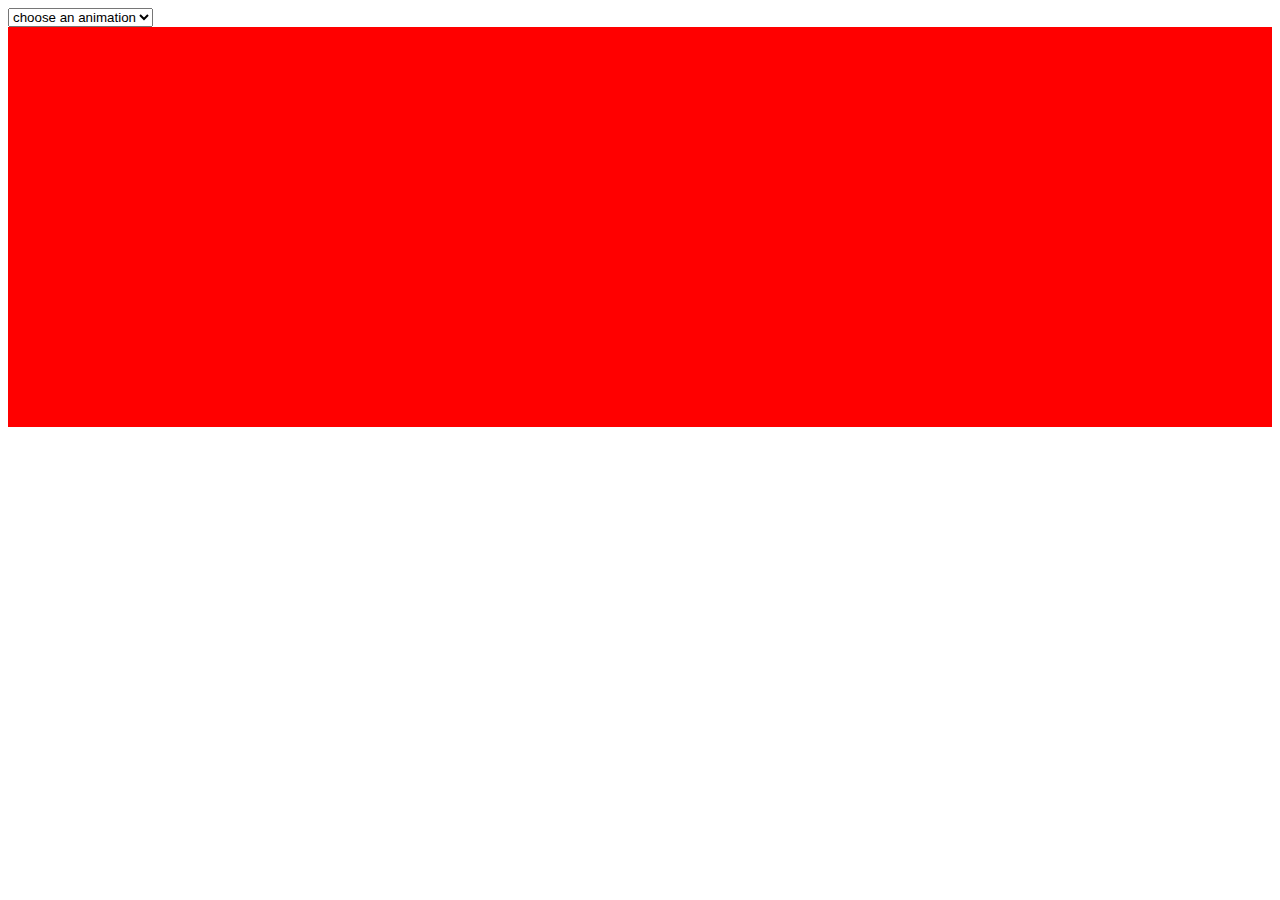
<file: a6/index.html>
<!doctype html>
<html>
<head>
  <link
    rel="stylesheet"
    href="https://cdnjs.cloudflare.com/ajax/libs/animate.css/4.1.1/animate.min.css"
  />
  <script src="https://ajax.googleapis.com/ajax/libs/jquery/3.5.1/jquery.min.js"></script>

  <script>
function addAnimation()
{
  var animationName = $("#anDropdown option:selected").text();
  var animationClass = "animate__animated animate__" + animationName;
  console.log(animationName);
  document.getElementById("box").className="animate__animated animate__" + animationName;
}
  </script>
</head>
<body>

<select id='anDropdown' onchange='addAnimation()'>
  <option disabled selected>choose an animation</option>
  <option>bounce</option>
  <option>flash</option>
  <option>pulse</option>
  <option>rubberBand</option>
  <option>shakeX</option>
  <option>shakeY</option>
  <option>headShake</option>
  <option>swing</option>
  <option>tada</option>
  <option>wobble</option>
  <option>jello</option>
  <option>heartBeat</option>
  <option>backInDown</option>
  <option>backInLeft</option>
  <option>backInRight</option>
  <option>backInUp</option>
  <option>backOutDown</option>
  <option>backOutLeft</option>
  <option>backOutRight</option>
  <option>backOutUp</option>
  <option>bounceIn</option>
  <option>bounceInDown</option>
  <option>bounceInLeft</option>
  <option>bounceInRight</option>
  <option>boundInUp</option>
  <option>bounceOut</option>
  <option>bounceOutDown</option>
  <option>bounceOutLeft</option>
  <option>bounceOutRight</option>
  <option>boundOutUp</option>
</select>
<div id='box' style='width:100%;height: 400px; background:red'>

</div>
</body>
</html>
</file>
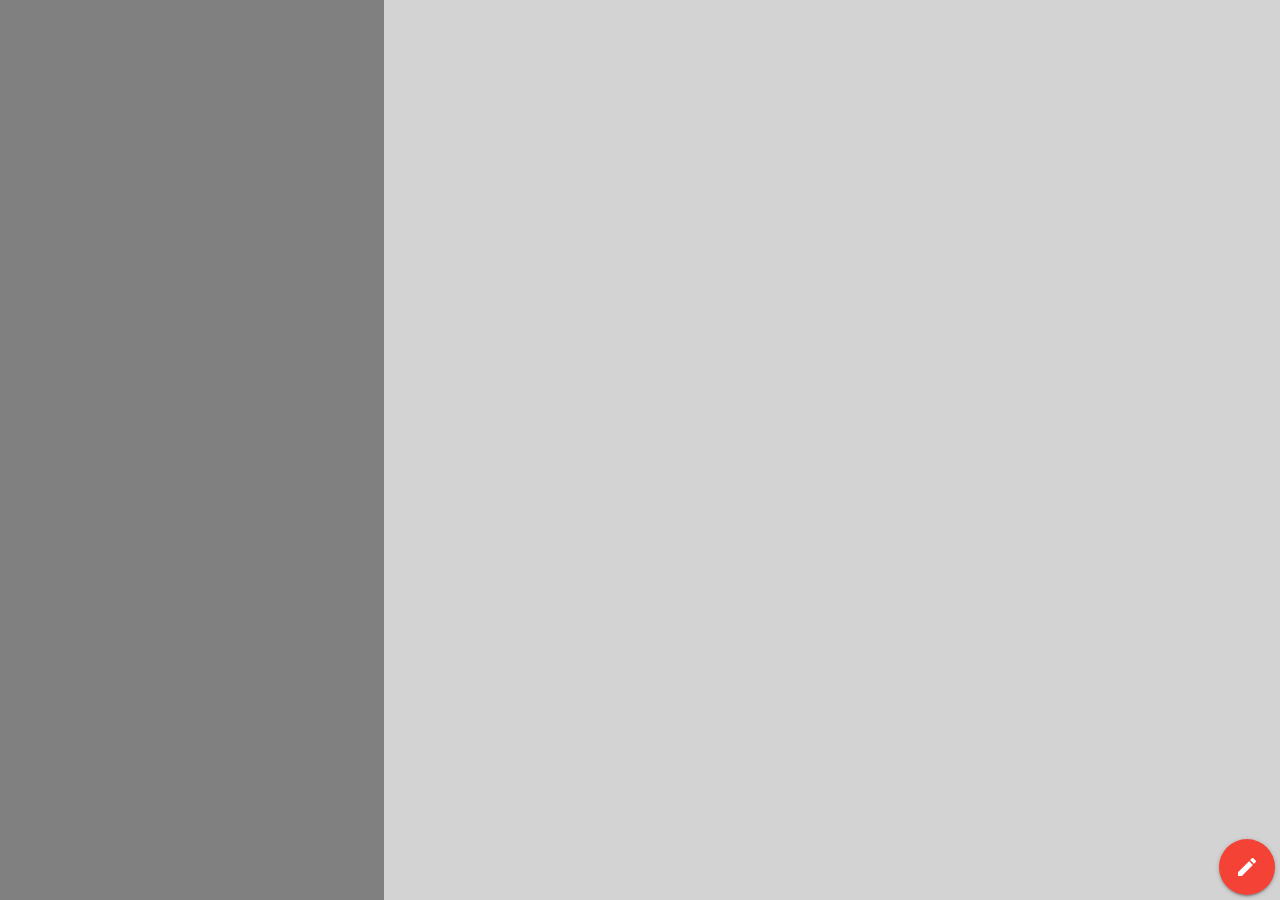
<file: a7/index.html>
<!DOCTYPE html>
  <html>
    <head>
      <!--Import Google Icon Font-->
      <link href="https://fonts.googleapis.com/icon?family=Material+Icons" rel="stylesheet">
      <!--Import materialize.css-->
      <link rel="stylesheet" href="https://cdnjs.cloudflare.com/ajax/libs/materialize/1.0.0/css/materialize.min.css">

      <!--Let browser know website is optimized for mobile-->
      <meta name="viewport" content="width=device-width, initial-scale=1.0"/>
      <script src="https://ajax.googleapis.com/ajax/libs/jquery/3.5.1/jquery.min.js"></script>

      <style>
        iframe.smallClock{
          border:none;
          width: 320px;
          height: 320px;
          transform: scale(.33);
          transform-origin: 0px 0px;
              position: absolute;
    top: 0;
    left: 0;
        }
        #tzList p{
          position: absolute;
          top: 0;
          right: 10px;
          width: calc(100% - 120px);
        }
        #tzList button{
          width: 100%;
          height: 120px;
              position: relative;
        }
        #tzList{
          position:fixed;
          top:0;
          left:0;
          width: 30%;
          height: 100%;
          overflow-x:auto;
          background: gray;
        }
        #details{
          position:fixed;
          top:0;
          right:0;
          width: 70%;
          height: 100%;
          overflow-x:auto;
          background: lightgray;
        }
      </style>
      <script>
        function tzSelected(n){
          var tzs = $("#timezone").val();
          var tzObjs = $('#timezone option:selected');
          //document.getElementById("clock").innerHTML = "<iframe class- 'Clock' src-clock.html#" + tzs[n].toString() + "'></iframe>;

        
        }

        function start(){
         $('.modal').modal();
         $("#timezone").val(JSON.parse(localStorage.getItem("tzs")))
         $('select').formSelect();
         setTimeout("createClocks()", 1000);
        }

        function createClocks(){
          var tzs = $("#timezone").val();
          console.log(tzs);
          localStorage.removeItem("tzs");
          localStorage.setItem("tzs", JSON.stringify(tzs))
          var tzObjs = $('#timezone option:selected');
          console.log(tzs, tzObjs)
          var markup = "";
          for (var i = 0; i < tzs.length; i++){
            console.log(i);
            markup += "<button onclick='tzSelected("+i+")'>"+
                "<iframe class='smallClock' src='clock.html#" + tzs[i].toString() + "'> </iframe>"+
                "<p>" + tzObjs[i].innerHTML + "</p>"+
              "</button>"
          }
          document.getElementById("tzList").innerHTML = markup;
        }
      </script>
    </head>

    <body onload='start()'>

    <div id='tzList'>
    </div>

    <div id='details'>
    </div>

      <!-- Modal Trigger -->
  <a style='position:fixed;bottom:5px;right:5px' class="waves-effect waves-light btn modal-trigger btn-floating btn-large waves-effect waves-light red" href="#modal1"><i class="material-icons">edit</i></a>

  <!-- Modal Structure -->
  <div id="modal1" class="modal">
    <div class="modal-content" style='min-height: 60vh;
    overflow: scroll;'>
      <h4>Choose Timezones</h4>
  <select multiple name="timezone" id="timezone" onchange=''>
    <option disabled > Select multiple timezones </option>
    <option value="-12">(UTC-12:00) International Date Line West</option>
    <option value="-11">(UTC-11:00) Coordinated Universal Time-11</option>
    <option value="-10">(UTC-10:00) Hawaii</option>
    <option value="-8">(UTC-09:00) Alaska</option>
    <option value="-7">(UTC-08:00) Baja California</option>
    <option value="-7">(UTC-07:00) Pacific Time (US &amp; Canada)</option>
    <option value="-8">(UTC-08:00) Pacific Time (US &amp; Canada)</option>
    <option value="-7">(UTC-07:00) Arizona</option>
    <option value="-6">(UTC-07:00) Chihuahua, La Paz, Mazatlan</option>
    <option value="-6">(UTC-07:00) Mountain Time (US &amp; Canada)</option>
    <option value="-6">(UTC-06:00) Central America</option>
    <option value="-5">(UTC-06:00) Central Time (US &amp; Canada)</option>
    <option value="-5">(UTC-06:00) Guadalajara, Mexico City, Monterrey</option>
    <option value="-6">(UTC-06:00) Saskatchewan</option>
    <option value="-5">(UTC-05:00) Bogota, Lima, Quito</option>
    <option value="-4">(UTC-05:00) Eastern Time (US &amp; Canada)</option>
    <option value="-4">(UTC-05:00) Indiana (East)</option>
    <option value="-4.5">(UTC-04:30) Caracas</option>
    <option value="-4">(UTC-04:00) Asuncion</option>
    <option value="-3">(UTC-04:00) Atlantic Time (Canada)</option>
    <option value="-4">(UTC-04:00) Cuiaba</option>
    <option value="-4">(UTC-04:00) Georgetown, La Paz, Manaus, San Juan</option>
    <option value="-4">(UTC-04:00) Santiago</option>
    <option value="-2.5">(UTC-03:30) Newfoundland</option>
    <option value="-3">(UTC-03:00) Brasilia</option>
    <option value="-3">(UTC-03:00) Buenos Aires</option>
    <option value="-3">(UTC-03:00) Cayenne, Fortaleza</option>
    <option value="-3">(UTC-03:00) Greenland</option>
    <option value="-3">(UTC-03:00) Montevideo</option>
    <option value="-3">(UTC-03:00) Salvador</option>
    <option value="-2">(UTC-02:00) Coordinated Universal Time-02</option>
    <option value="-1">(UTC-02:00) Mid-Atlantic - Old</option>
    <option value="0">(UTC-01:00) Azores</option>
    <option value="-1">(UTC-01:00) Cape Verde Is.</option>
    <option value="1">(UTC) Casablanca</option>
    <option value="0">(UTC) Coordinated Universal Time</option>
    <option value="0">(UTC) Edinburgh, London</option>
    <option value="1">(UTC+01:00) Edinburgh, London</option>
    <option value="1">(UTC) Dublin, Lisbon</option>
    <option value="0">(UTC) Monrovia, Reykjavik</option>
    <option value="2">(UTC+01:00) Amsterdam, Berlin, Bern, Rome, Stockholm, Vienna</option>
    <option value="2">(UTC+01:00) Belgrade, Bratislava, Budapest, Ljubljana, Prague</option>
    <option value="2">(UTC+01:00) Brussels, Copenhagen, Madrid, Paris</option>
    <option value="2">(UTC+01:00) Sarajevo, Skopje, Warsaw, Zagreb</option>
    <option value="1">(UTC+01:00) West Central Africa</option>
    <option value="1">(UTC+01:00) Windhoek</option>
    <option value="3">(UTC+02:00) Athens, Bucharest</option>
    <option value="3">(UTC+02:00) Beirut</option>
    <option value="2">(UTC+02:00) Cairo</option>
    <option value="3">(UTC+02:00) Damascus</option>
    <option value="3">(UTC+02:00) E. Europe</option>
    <option value="2">(UTC+02:00) Harare, Pretoria</option>
    <option value="3">(UTC+02:00) Helsinki, Kyiv, Riga, Sofia, Tallinn, Vilnius</option>
    <option value="3">(UTC+03:00) Istanbul</option>
    <option value="3">(UTC+02:00) Jerusalem</option>
    <option value="2">(UTC+02:00) Tripoli</option>
    <option value="3">(UTC+03:00) Amman</option>
    <option value="3">(UTC+03:00) Baghdad</option>
    <option value="3">(UTC+02:00) Kaliningrad</option>
    <option value="3">(UTC+03:00) Kuwait, Riyadh</option>
    <option value="3">(UTC+03:00) Nairobi</option>
    <option value="3">(UTC+03:00) Moscow, St. Petersburg, Volgograd, Minsk</option>
    <option value="4">(UTC+04:00) Samara, Ulyanovsk, Saratov</option>
    <option value="4.5">(UTC+03:30) Tehran</option>
    <option value="4">(UTC+04:00) Abu Dhabi, Muscat</option>
    <option value="5">(UTC+04:00) Baku</option>
    <option value="4">(UTC+04:00) Port Louis</option>
    <option value="4">(UTC+04:00) Tbilisi</option>
    <option value="4">(UTC+04:00) Yerevan</option>
    <option value="4.5">(UTC+04:30) Kabul</option>
    <option value="5">(UTC+05:00) Ashgabat, Tashkent</option>
    <option value="5">(UTC+05:00) Yekaterinburg</option>
    <option value="5">(UTC+05:00) Islamabad, Karachi</option>
    <option value="5.5">(UTC+05:30) Chennai, Kolkata, Mumbai, New Delhi</option>
    <option value="5.5">(UTC+05:30) Sri Jayawardenepura</option>
    <option value="5.75">(UTC+05:45) Kathmandu</option>
    <option value="6">(UTC+06:00) Nur-Sultan (Astana)</option>
    <option value="6">(UTC+06:00) Dhaka</option>
    <option value="6.5">(UTC+06:30) Yangon (Rangoon)</option>
    <option value="7">(UTC+07:00) Bangkok, Hanoi, Jakarta</option>
    <option value="7">(UTC+07:00) Novosibirsk</option>
    <option value="8">(UTC+08:00) Beijing, Chongqing, Hong Kong, Urumqi</option>
    <option value="8">(UTC+08:00) Krasnoyarsk</option>
    <option value="8">(UTC+08:00) Kuala Lumpur, Singapore</option>
    <option value="8">(UTC+08:00) Perth</option>
    <option value="8">(UTC+08:00) Taipei</option>
    <option value="8">(UTC+08:00) Ulaanbaatar</option>
    <option value="8">(UTC+08:00) Irkutsk</option>
    <option value="9">(UTC+09:00) Osaka, Sapporo, Tokyo</option>
    <option value="9">(UTC+09:00) Seoul</option>
    <option value="9.5">(UTC+09:30) Adelaide</option>
    <option value="9.5">(UTC+09:30) Darwin</option>
    <option value="10">(UTC+10:00) Brisbane</option>
    <option value="10">(UTC+10:00) Canberra, Melbourne, Sydney</option>
    <option value="10">(UTC+10:00) Guam, Port Moresby</option>
    <option value="10">(UTC+10:00) Hobart</option>
    <option value="9">(UTC+09:00) Yakutsk</option>
    <option value="11">(UTC+11:00) Solomon Is., New Caledonia</option>
    <option value="11">(UTC+11:00) Vladivostok</option>
    <option value="12">(UTC+12:00) Auckland, Wellington</option>
    <option value="12">(UTC+12:00) Coordinated Universal Time+12</option>
    <option value="12">(UTC+12:00) Fiji</option>
    <option value="12">(UTC+12:00) Magadan</option>
    <option value="13">(UTC+12:00) Petropavlovsk-Kamchatsky - Old</option>
    <option value="13">(UTC+13:00) Nuku'alofa</option>
    <option value="13">(UTC+13:00) Samoa</option>
</select>
    </div>
    <div class="modal-footer">
      <a href="javascript:createClocks()" class="modal-close waves-effect waves-green btn-flat">Done</a>
    </div>
  </div>

      <!--JavaScript at end of body for optimized loading-->
      <script src="https://cdnjs.cloudflare.com/ajax/libs/materialize/1.0.0/js/materialize.min.js"></script>
    </body>
  </html>
</file>
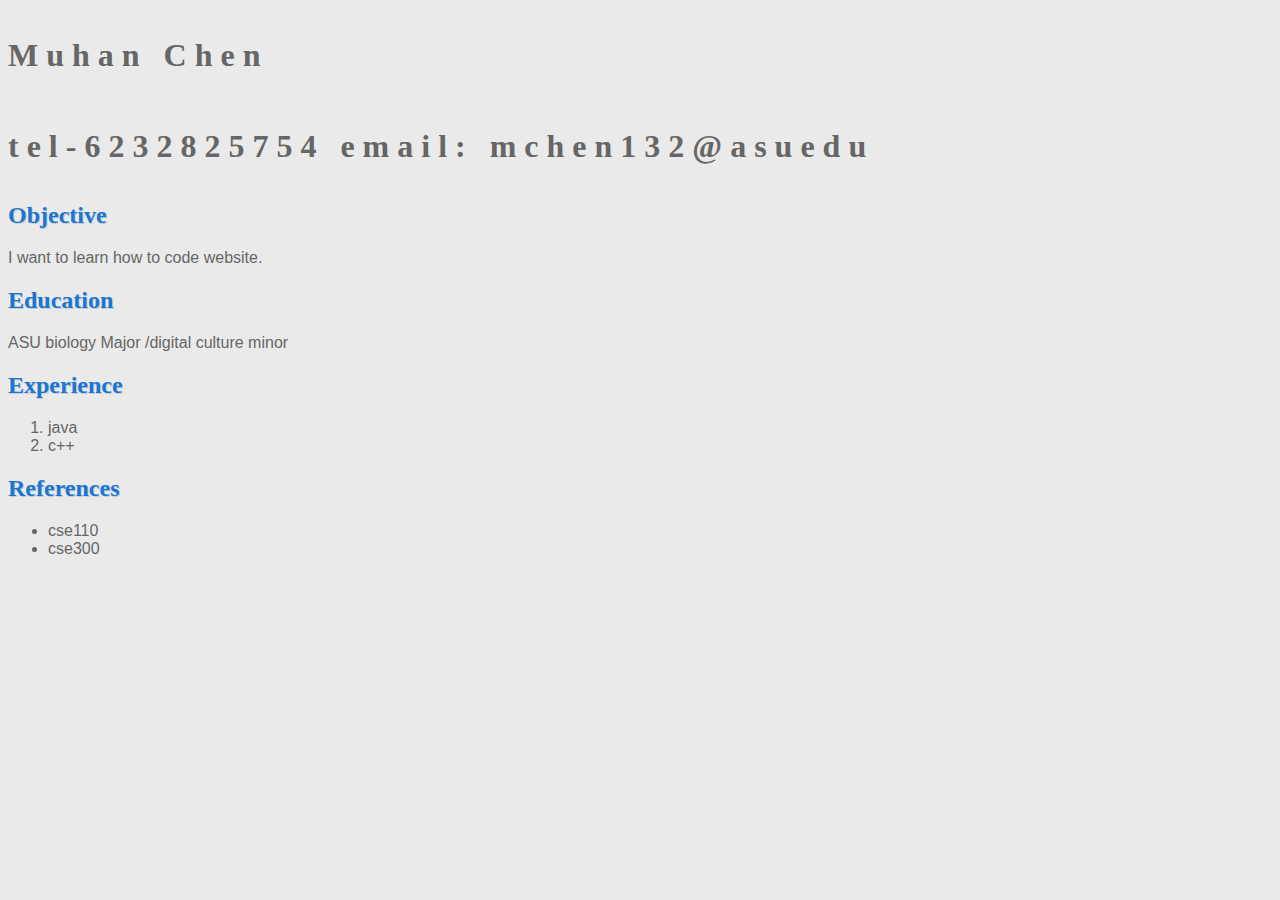
<file: a2.html>
<!DOCTYPE html>
<html>
<head>
</head>
<link rel="stylesheet" href="resume.css">
<body>
    <h1> Muhan Chen </h1>
    <h1>tel-6232825754  email: mchen132@asuedu</h1>

    <h2> Objective </h2>
    <p> I want to learn how to code website. </p>



    <h2> Education </h2>
    <table>
      ASU biology Major /digital culture minor
    </table>


    <h2> Experience </h2>
    <ol>
      <li>java</li>
      <li>c++</li>
    </ol>


    <h2> References </h2>
    <ul>
      <li>cse110</li>
      <li>cse300</li>
    </ul>

</body>
</html>
</file>
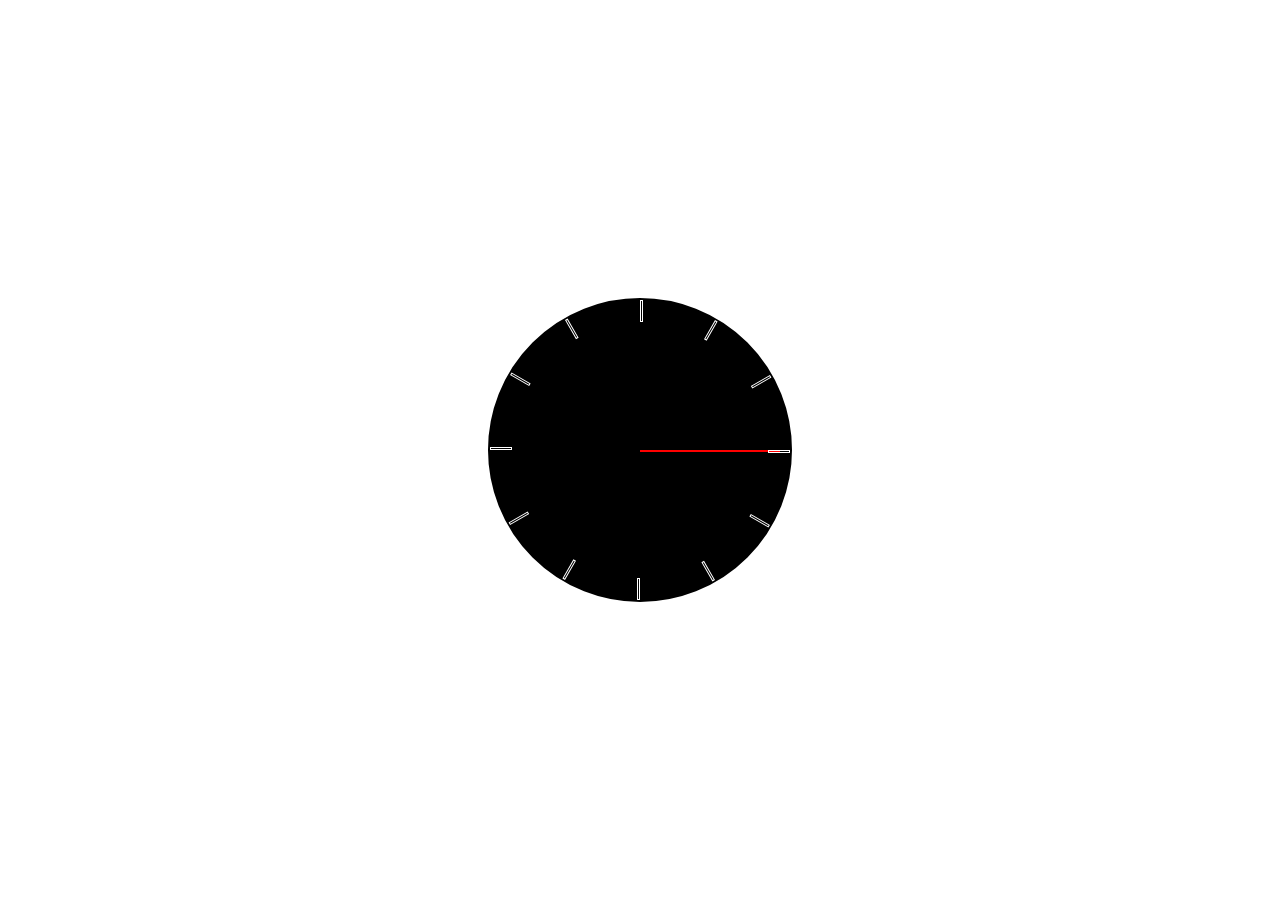
<file: a7/clock.html>
<!doctype html>
<html>
<head>
<style>
#frame{
  width: 300px;
  height: 300px;
  border: 2px solid;
  border-radius: 50%;
  position:fixed;
  left: 50%;
  top:50%;
  transform: translate(-50%, -50%);
  background:white;
}
.num{
  height: 20px;
  width: 1px;
  border: 1px solid;
  position: absolute;
  transform-origin: 0px 150px;
}
#num12{
  transform: translate(150px, 0);
}
#num11{
  transform: translate(150px, 0) rotate(330deg);
}
#num10{
  transform: translate(150px, 0) rotate(300deg);
}
#num9{
  transform: translate(150px, 0) rotate(270deg);
}
#num8{
  transform: translate(150px, 0) rotate(240deg);
}
#num7{
  transform: translate(150px, 0) rotate(210deg);
}
#num6{
  transform: translate(150px, 0) rotate(180deg);
}
#num5{
  transform: translate(150px, 0) rotate(150deg);
}
#num4{
  transform: translate(150px, 0) rotate(120deg);
}
#num3{
  transform: translate(150px, 0) rotate(90deg);
}
#num2{
  transform: translate(150px, 0) rotate(60deg);
}
#num1{
  transform: translate(150px, 0) rotate(30deg);
}

.night#frame #hour{
  background:white;
}
.night#frame #min{
  background:white;
}
.night#frame{
  background:black;
}
.night#frame .num{
  color:white;
}

.hand{
  position: fixed;
  height: 2px;
  transform: translate(150px, 150px);
  transform-origin: 0 0;
}

#hour{
 width: 100px; 
 background: black;
}
#min{
 width: 130px; 
 background: black;
}
#sec{
 width: 140px; 
 background:red;
}
</style>
<script>
var offset = 0;
function start(){
  var hash = window.location.hash.replace("#","");
  offset = parseFloat(hash);
  updateTime();
  setInterval("updateTime()", 1000);
}

var isNight = false;

function updateTime()
{
  var now = new Date();
  var time = new Date(now.getTime() + (now.getTimezoneOffset() * 60*1000) + (offset *60*60*1000))

  var h = time.getHours();
  if(!(h >=6 && h <18)){
    isNight = true;
    document.getElementById("frame").classList = "night";
  }
  else{
    isNight = false;
    document.getElementById("frame").classList = "";
  }
  if(h > 12){ h = h % 12 }
  var m = time.getMinutes();
  var s = time.getSeconds();
 
  var hAng = (h - 3) * (360/12) + (m * .5);
  var mAng = (m - 15) * (360/60);
  var sAng = (s - 15) * (360/60);

  document.getElementById("hour").style.transform = "translate(150px, 150px) rotate(" + hAng+ "deg)";
  document.getElementById("min").style.transform = "translate(150px, 150px) rotate(" + mAng+ "deg)";
  document.getElementById("sec").style.transform = "translate(150px, 150px) rotate(" + sAng+ "deg)";

}
</script>
</head>
<body onload='start()'>
  <div id='frame'>
    <div id='hour' class='hand'></div>
    <div id='min' class='hand'></div>
    <div id='sec' class='hand'></div>
    <div id='num12' class='num'></div>
    <div id='num11' class='num'></div>
    <div id='num10' class='num'></div>
    <div id='num9' class='num'></div>
    <div id='num8' class='num'></div>
    <div id='num7' class='num'></div>
    <div id='num6' class='num'></div>
    <div id='num5' class='num'></div>
    <div id='num4' class='num'></div>
    <div id='num3' class='num'></div>
    <div id='num2' class='num'></div>
    <div id='num1' class='num'></div>
  </div>
</body>
</html>
</file>
<file: resume.css>
body 
{		background-color: #EAEAEA;
			color: #666666;
			font-family: "Arial", "Helvetica", sans-serif;
}
h1 
{		padding-bottom: 0.5em;
			padding-top: 0.5em;
			font-family: "Georgia", "Times New Roman", serif;
			letter-spacing: 0.25em;
}
h2      
{	color: #1976D2;
			font-family: "Georgia", "Times New Roman", serif;
			text-shadow: 1px 1px #CCCCCC;
}
</file>
